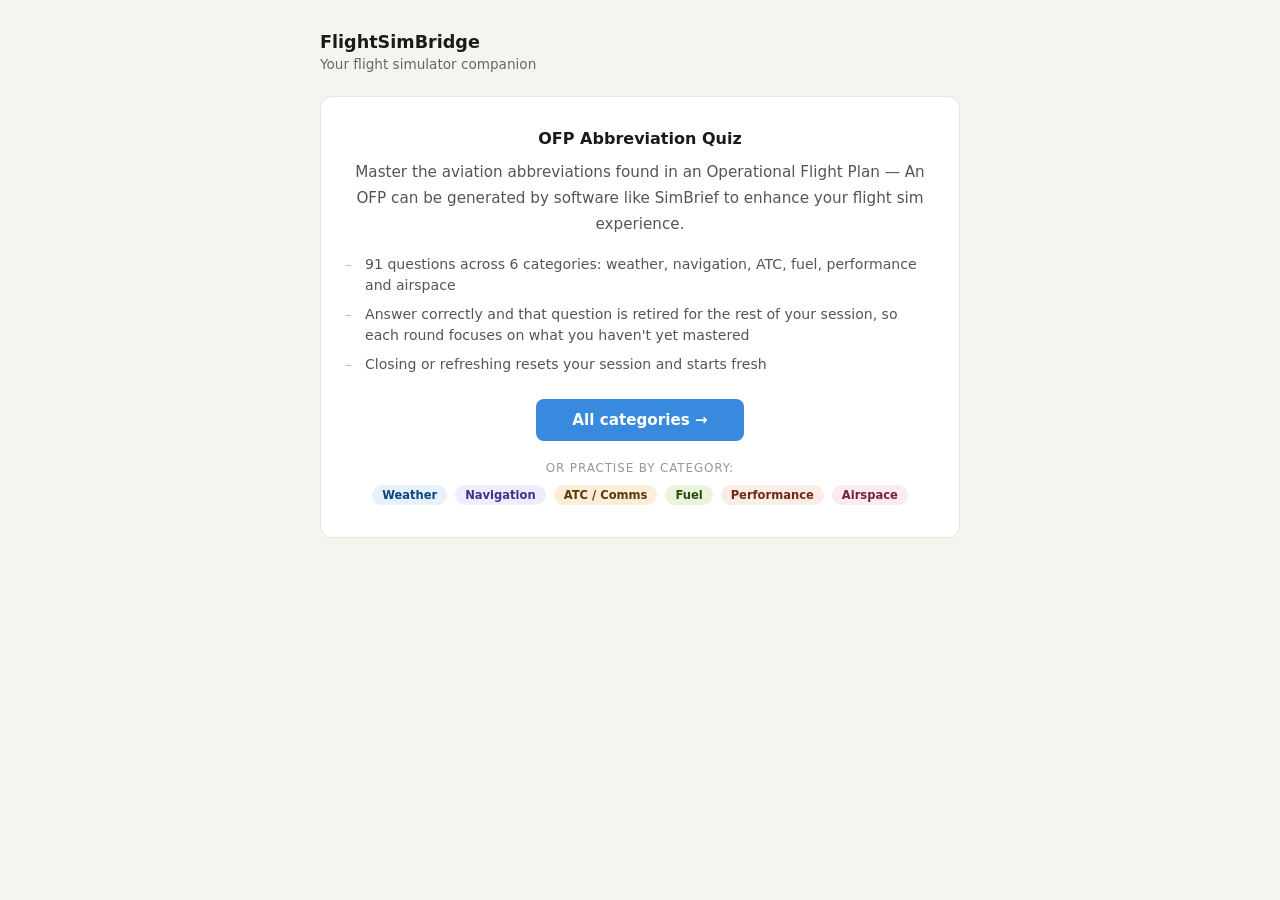
<file: templates/home.html>
<!DOCTYPE html>
<html lang="en">
<head>
<meta charset="UTF-8">
<meta name="viewport" content="width=device-width, initial-scale=1.0">
<title>FlightSimBridge</title>
<link rel="stylesheet" href="/static/style.css">
</head>
<body>
<div class="container">
  <h1>FlightSimBridge</h1>
  <p class="subtitle">Your flight simulator companion</p>
  <div class="home-card">
    <p class="home-tool-title">OFP Abbreviation Quiz</p>
    <p class="home-desc">
      Master the aviation abbreviations found in an Operational Flight Plan  — An OFP can be generated by software like SimBrief to enhance your flight sim experience.
    </p>
    <ul class="how-it-works">
      <li>91 questions across 6 categories: weather, navigation, ATC, fuel, performance and airspace</li>
      <li>Answer correctly and that question is retired for the rest of your session, so each round focuses on what you haven't yet mastered</li>
      <li>Closing or refreshing resets your session and starts fresh</li>
    </ul>
    <a href="/quiz" class="start-btn">All categories &rarr;</a>
    <p class="home-cats-label">Or practise by category:</p>
    <div class="home-cats">
      <a href="/quiz?cat=wx" class="cat-pill cat-wx">Weather</a>
      <a href="/quiz?cat=nav" class="cat-pill cat-nav">Navigation</a>
      <a href="/quiz?cat=atc" class="cat-pill cat-atc">ATC / Comms</a>
      <a href="/quiz?cat=fuel" class="cat-pill cat-fuel">Fuel</a>
      <a href="/quiz?cat=perf" class="cat-pill cat-perf">Performance</a>
      <a href="/quiz?cat=airspace" class="cat-pill cat-airspace">Airspace</a>
    </div>
  </div>
</div>
</body>
</html>
</file>
<file: static/style.css>
*, *::before, *::after { box-sizing: border-box; margin: 0; padding: 0; }
body { font-family: system-ui, -apple-system, sans-serif; background: #f5f5f0; color: #1a1a1a; min-height: 100vh; display: flex; align-items: flex-start; justify-content: center; padding: 2rem 1rem; }
.container { width: 100%; max-width: 640px; }
h1 { font-size: 1.1rem; font-weight: 600; margin-bottom: 0.25rem; color: #1a1a1a; }
.subtitle { font-size: 0.85rem; color: #666; margin-bottom: 1.5rem; }
.progress-bg { height: 4px; background: #ddd; border-radius: 2px; margin-bottom: 1.25rem; }
.progress-fill { height: 4px; background: #378ADD; border-radius: 2px; transition: width 0.3s; }
.meta { display: flex; justify-content: space-between; align-items: center; margin-bottom: 1rem; font-size: 0.85rem; color: #666; }
.score-badge { background: #e6f1fb; color: #0c447c; padding: 3px 10px; border-radius: 20px; font-weight: 600; font-size: 0.8rem; }
.question-card { background: #fff; border: 1px solid #e5e5e5; border-radius: 12px; padding: 1.5rem; margin-bottom: 1rem; text-align: center; }
.q-label { font-size: 0.7rem; font-weight: 600; color: #999; text-transform: uppercase; letter-spacing: 0.07em; margin-bottom: 0.75rem; }
.q-abbr { font-family: 'Courier New', monospace; font-size: 2.25rem; font-weight: 700; color: #1a1a1a; margin-bottom: 0.75rem; }
.cat-pill { display: inline-block; font-size: 0.72rem; padding: 3px 10px; border-radius: 20px; font-weight: 600; }
.cat-wx       { background: #e6f1fb; color: #0c447c; }
.cat-fuel     { background: #eaf3de; color: #27500a; }
.cat-nav      { background: #eeedfe; color: #3c3489; }
.cat-atc      { background: #faeeda; color: #633806; }
.cat-perf     { background: #faece7; color: #712b13; }
.cat-airspace { background: #fbeaf0; color: #72243e; }
.options { display: grid; gap: 8px; margin-bottom: 0.75rem; }
.opt-btn { width: 100%; text-align: left; padding: 13px 16px; border: 1px solid #ddd; border-radius: 8px; background: #fff; color: #1a1a1a; font-size: 0.9rem; cursor: pointer; line-height: 1.4; display: flex; gap: 12px; align-items: flex-start; transition: background 0.1s, border-color 0.1s; }
.opt-btn:hover:not(:disabled) { background: #f5f5f0; border-color: #aaa; }
.opt-btn.correct { background: #eaf3de; border-color: #3b6d11; color: #27500a; }
.opt-btn.wrong   { background: #fcebeb; border-color: #a32d2d; color: #791f1f; }
.opt-btn.reveal  { background: #eaf3de; border-color: #3b6d11; color: #27500a; }
.opt-btn:disabled { cursor: default; }
.opt-letter { font-weight: 700; font-size: 0.8rem; min-width: 18px; padding-top: 2px; opacity: 0.4; }
.feedback { font-size: 0.85rem; padding: 10px 14px; border-radius: 8px; line-height: 1.6; margin-bottom: 0.75rem; }
.feedback.correct { background: #eaf3de; color: #27500a; }
.feedback.wrong   { background: #fcebeb; color: #791f1f; }
.next-btn { width: 100%; padding: 12px; border: 1px solid #ddd; border-radius: 8px; background: #f5f5f0; color: #1a1a1a; font-size: 0.9rem; font-weight: 600; cursor: pointer; }
.next-btn:hover { background: #eaeae5; }
.results { text-align: center; background: #fff; border: 1px solid #e5e5e5; border-radius: 12px; padding: 2rem 1.5rem; }
.results-score { font-size: 3.5rem; font-weight: 700; color: #1a1a1a; margin: 0.5rem 0; }
.results-sub { font-size: 0.85rem; color: #666; margin-bottom: 1rem; }
.results-msg { font-size: 0.95rem; color: #1a1a1a; margin-bottom: 1.5rem; line-height: 1.6; }
.breakdown { text-align: left; border: 1px solid #e5e5e5; border-radius: 10px; overflow: hidden; margin-bottom: 1.5rem; }
.bd-row { display: grid; grid-template-columns: 60px 1fr 100px 24px; gap: 10px; align-items: center; padding: 10px 14px; border-bottom: 1px solid #f0f0f0; font-size: 0.8rem; }
.bd-row:last-child { border-bottom: none; }
.bd-abbr { font-family: 'Courier New', monospace; font-weight: 700; font-size: 0.8rem; }
.bd-def  { color: #555; line-height: 1.4; }
.bd-cat  { text-align: right; }
.tick { color: #3b6d11; font-weight: 700; font-size: 1rem; }
.cross { color: #a32d2d; font-weight: 700; font-size: 1rem; }
.restart-btn { display: block; width: 100%; padding: 12px 36px; border: 1px solid #ddd; border-radius: 8px; background: #f5f5f0; color: #1a1a1a; font-size: 0.9rem; font-weight: 600; cursor: pointer; margin-bottom: 0.5rem; }
.restart-btn:hover { background: #eaeae5; }
.secondary-btn { background: transparent; color: #999; border-color: transparent; font-weight: 400; }
.secondary-btn:hover { background: #f5f5f0; color: #1a1a1a; border-color: #ddd; }
.session-progress { margin: 1rem 0; }
.session-bar-bg { height: 6px; background: #e5e5e5; border-radius: 3px; margin-bottom: 0.4rem; }
.session-bar-fill { height: 6px; background: #378ADD; border-radius: 3px; transition: width 0.4s; }
.session-label { font-size: 0.78rem; color: #888; }
.session-stats { display: flex; justify-content: center; gap: 2rem; margin: 1.25rem 0 1.5rem; }
.stat { display: flex; flex-direction: column; align-items: center; gap: 0.2rem; }
.stat-val { font-size: 1.5rem; font-weight: 700; color: #1a1a1a; }
.stat-label { font-size: 0.72rem; color: #999; text-transform: uppercase; letter-spacing: 0.06em; }
.session-complete-tick { color: #3b6d11; }
#feedback-area { min-height: 0; }
.loading { text-align: center; color: #666; padding: 2rem; font-size: 0.9rem; }
.top-bar { display: flex; align-items: center; gap: 1rem; margin-bottom: 0.25rem; }
.top-bar h1 { margin-bottom: 0; }
.home-btn { font-size: 0.8rem; color: #666; text-decoration: none; white-space: nowrap; }
.home-btn:hover { color: #1a1a1a; }
.home-card { background: #fff; border: 1px solid #e5e5e5; border-radius: 12px; padding: 2rem 1.5rem; text-align: center; }
.home-tool-title { font-size: 1rem; font-weight: 600; color: #1a1a1a; margin-bottom: 0.75rem; }
.home-desc { font-size: 0.95rem; color: #555; line-height: 1.7; margin-bottom: 1rem; }
.how-it-works { list-style: none; margin: 0 0 1.5rem; padding: 0; text-align: left; display: flex; flex-direction: column; gap: 0.5rem; }
.how-it-works li { font-size: 0.88rem; color: #555; line-height: 1.5; padding-left: 1.25rem; position: relative; }
.how-it-works li::before { content: "–"; position: absolute; left: 0; color: #bbb; }
.home-cats { display: flex; flex-wrap: wrap; gap: 8px; justify-content: center; }
.home-cats-label { font-size: 0.75rem; color: #999; text-transform: uppercase; letter-spacing: 0.07em; margin: 1.25rem 0 0.6rem; }
a.cat-pill { text-decoration: none; transition: opacity 0.15s; }
a.cat-pill:hover { opacity: 0.75; }
.start-btn { display: inline-block; padding: 12px 36px; background: #378ADD; color: #fff; border-radius: 8px; font-size: 0.95rem; font-weight: 600; text-decoration: none; transition: background 0.15s; margin-bottom: 0; }
.start-btn:hover { background: #2a6db5; }
</file>
